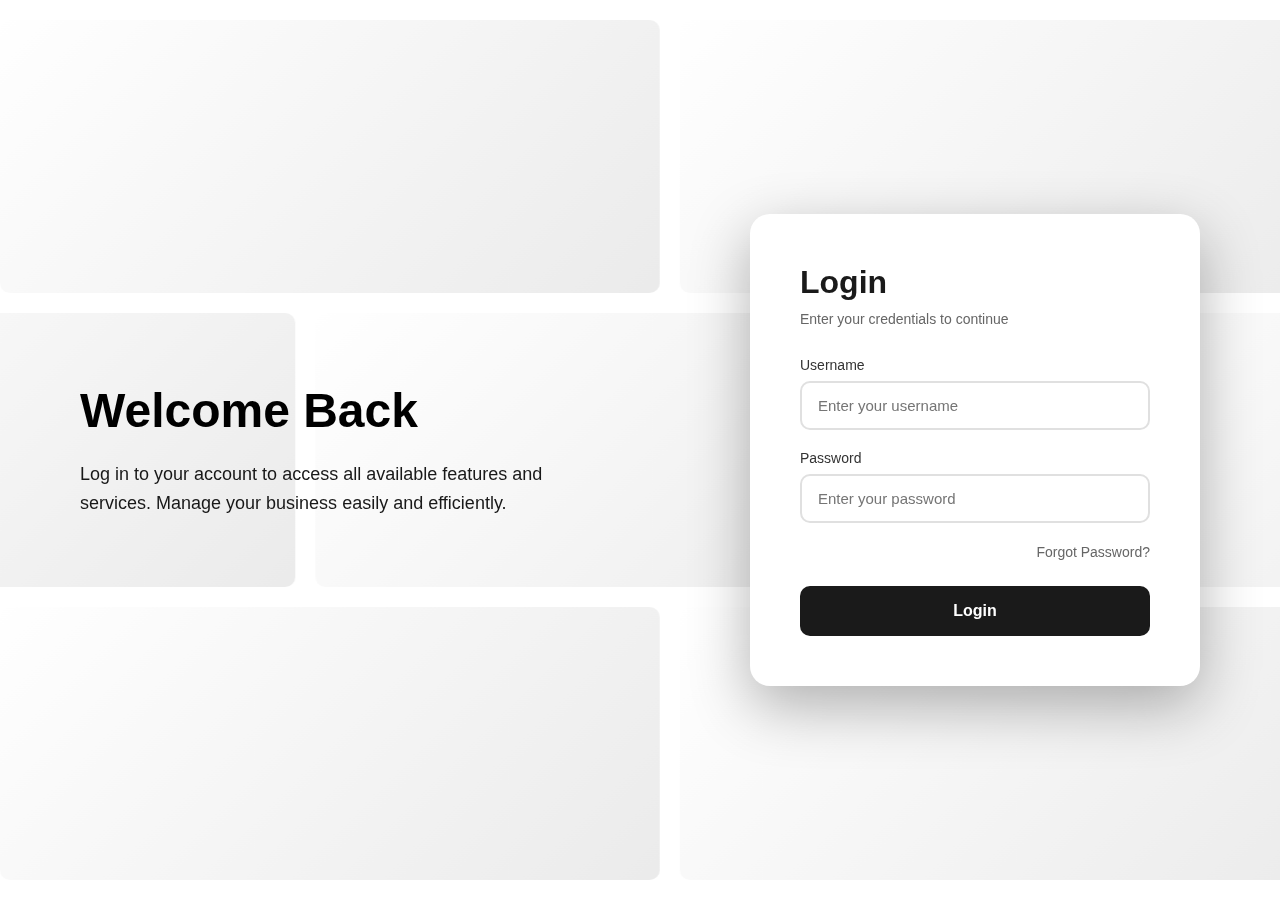
<file: index.html>
<!DOCTYPE html>
<html>
  <head>
    <meta http-equiv="refresh" content="0; URL='login.html'" />
    <title>Redirecting...</title>
  </head>
  <body>
    <p>If you are not redirected automatically, follow this <a href="login.html">link to Login</a>.</p>
  </body>
</html>
</file>
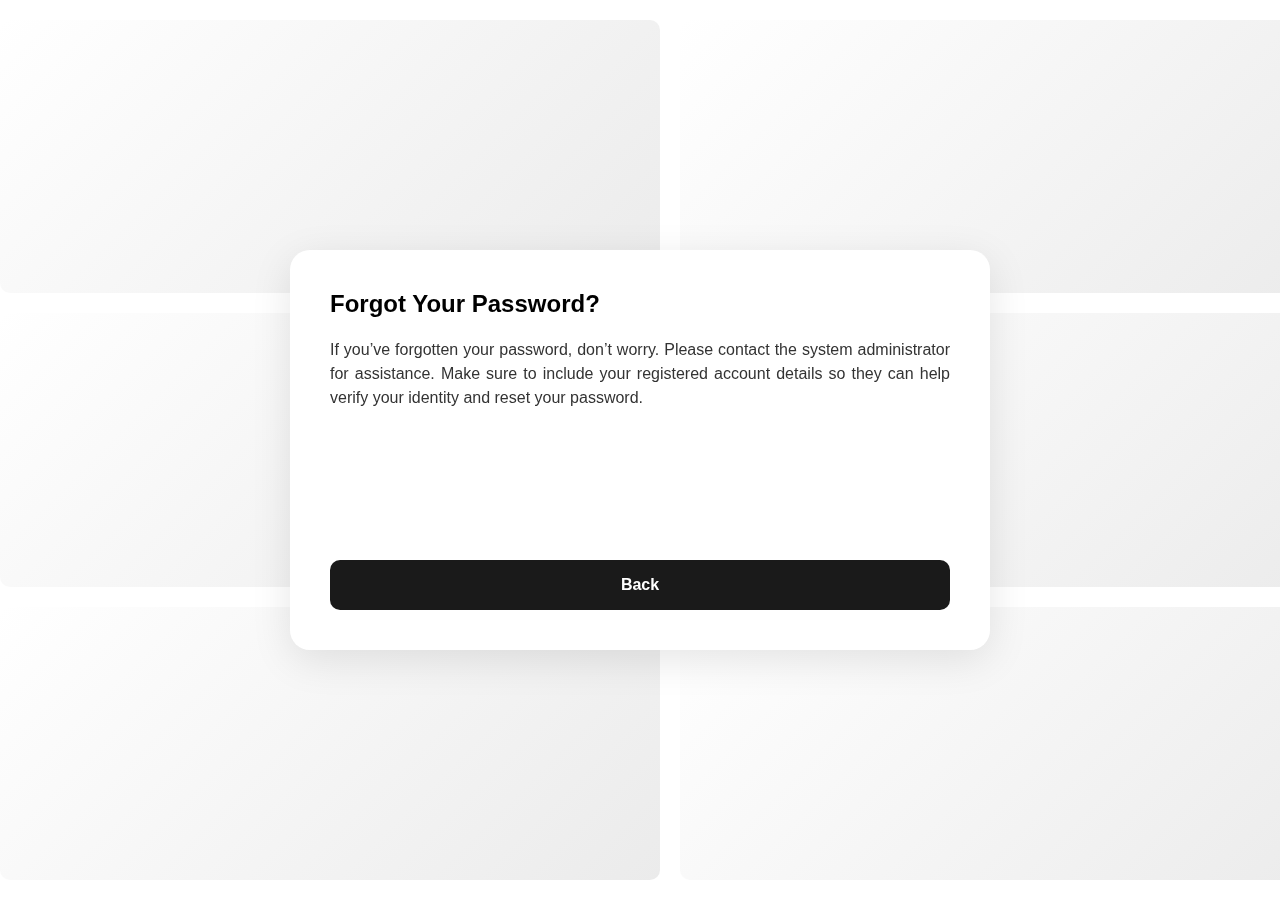
<file: forget_password.html>
<!DOCTYPE html>
<html lang="en">

<head>
    <meta charset="UTF-8">
    <meta name="viewport" content="width=device-width, initial-scale=1.0">
    <title>Forgot Password</title>
    <link rel="stylesheet" href="forget_password.css">
</head>

<body>
    <!-- Background Animation -->
    <div class="background">
        <div class="bg-container" id="bgContainer"></div>
    </div>

    <!-- Main Content -->
    <div class="main-container">
        <div class="card">
            <h2>Forgot Your Password?</h2>
            <p>If you’ve forgotten your password, don’t worry. Please contact the system administrator for assistance. Make sure to include your registered account details so they can help verify your identity and reset your password.</p>

            <a href="login.html" class="back-button">Back</a>
        </div>
    </div>

    <script src="forget_password.js"></script>
</body>

</html>
</file>
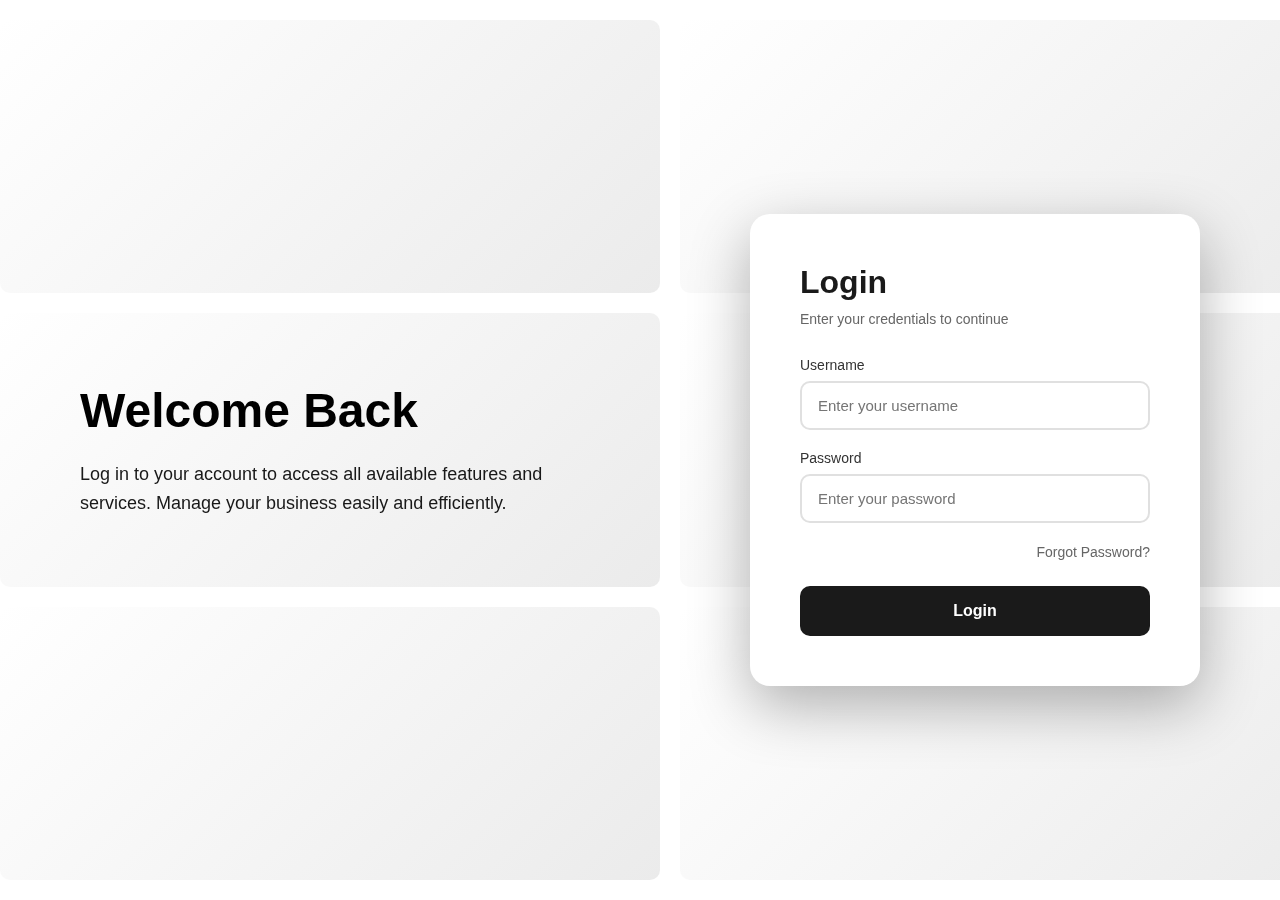
<file: login.html>
<!DOCTYPE html>
<html lang="en">

<head>
    <meta charset="UTF-8">
    <meta name="viewport" content="width=device-width, initial-scale=1.0">
    <title>Login Page</title>
    <link rel="stylesheet" href="login.css">
</head>

<body>
    <script>
        if (localStorage.getItem('theme') === 'dark') {
            document.body.classList.add('dark-mode');
        }
        if (localStorage.getItem('sidebarState') === 'minisize') {
            document.body.classList.add('preload-minisize');
        }
    </script>
    <!-- Background Animation -->
    <div class="background">
        <div class="bg-container" id="bgContainer"></div>
    </div>

    <!-- Main Content -->
    <div class="main-content">
        <!-- Info Section -->
        <div class="info-section">
            <h1>Welcome Back</h1>
            <p>Log in to your account to access all available features and services. Manage your business easily and efficiently.</p>
        </div>

        <!-- Login Section -->
        <div class="login-section">
            <h2>Login</h2>
            <p class="subtitle">Enter your credentials to continue</p>

            <form id="loginForm">
                <div class="form-group">
                    <label for="username">Username</label>
                    <input type="text" id="username" placeholder="Enter your username" required>
                    <div class="error-message" id="usernameError"></div>
                </div>

                <div class="form-group">
                    <label for="password">Password</label>
                    <input type="password" id="password" placeholder="Enter your password" required>
                    <div class="error-message" id="passwordError"></div>
                </div>

                <div class="error-message general-error" id="generalError"></div>

                <div class="forgot-password">
                    <a href="forget_password.html">Forgot Password?</a>
                </div>

                <button type="submit" class="login-button">Login</button>
            </form>
        </div>
    </div>

    <script src="login.js"></script>
</body>

</html>
</file>
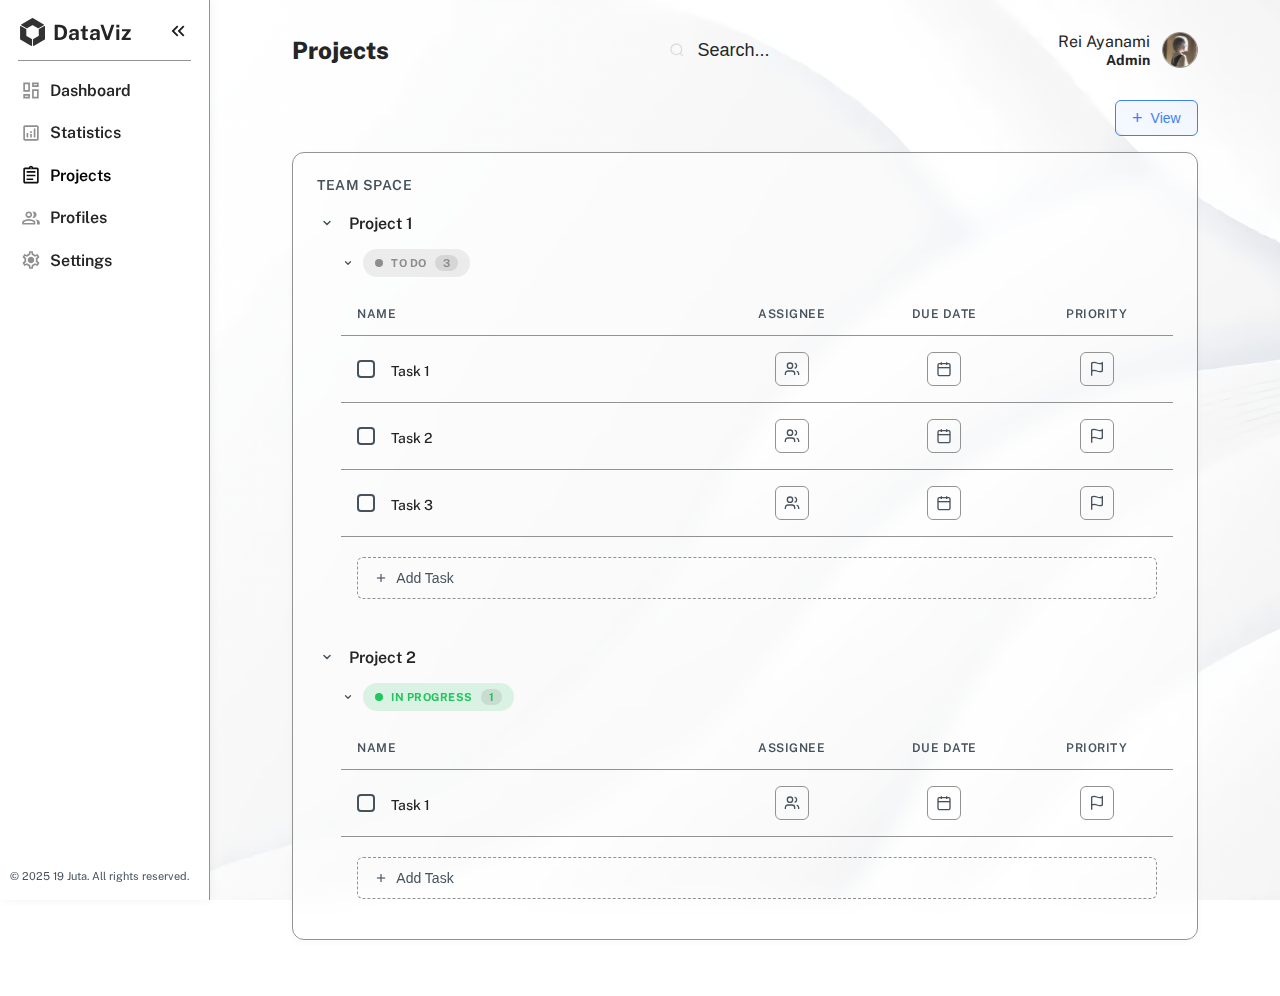
<file: projects.html>
<!DOCTYPE html>
<html lang="en">

<head>
    <meta charset="UTF-8">
    <meta name="viewport" content="width=device-width, initial-scale=1.0">
    <title>Projects - DataViz</title>
    <link rel="stylesheet" href="styeles.css">
    <link rel="stylesheet" href="projects.css">
</head>

<body>
    <script>
        if (localStorage.getItem('theme') === 'dark') {
            document.body.classList.add('dark-mode');
        }
        if (localStorage.getItem('sidebarState') === 'minisize') {
            document.body.classList.add('preload-minisize');
        }
    </script>
    <!-- ===== SIDEBAR NAV ===== -->
    <nav class="sidebar" id="sidebar">
        <!-- logo -->
        <div class="logo">
            <img class="logo_img" src="assets/logo/Logo.svg">
            <h1>DataViz</h1>
        </div>

        <!-- resize button -->
        <button class="nav_button" id="sidebar_toggle">
            <img src="assets/icons/keyboard_double_arrow_left_24dp_8F8F8F_FILL0_wght400_GRAD0_opsz24.svg" alt="resize">
            <div class="tooltip">
                <span class="tooltip_text">resize navigation</span>
            </div>
        </button>


        <!-- line -->
        <div class="line horizontal"></div>

        <!-- nav -->
        <!-- Dashboard -->
        <a href="dashboard.html" class="nav_button"><img
                src="assets/icons/dashboard_16dp_8F8F8F_FILL0_wght400_GRAD0_opsz20.svg">
            <span>Dashboard</span>
            <div class="tooltip">
                <strong class="tooltip_title">Dashboard</strong>
                <span class="tooltip_text">summary of information and analysis</span>
            </div>
        </a>

        <!-- Statistic -->
        <a href="statistics.html" class="nav_button"><img
                src="assets/icons/analytics_16dp_8F8F8F_FILL0_wght400_GRAD0_opsz20.svg">
            <span>Statistics</span>
            <div class="tooltip">
                <strong class="tooltip_title">Statistics</strong>
                <span class="tooltip_text">all project statistics</span>
            </div>
        </a>

        <!-- Project -->
        <a href="projects.html" class="nav_button current_page"><img
                src="assets/icons/assignment_16dp_8F8F8F_FILL0_wght400_GRAD0_opsz20.svg">
            <span>Projects</span>
            <div class="tooltip">
                <strong class="tooltip_title">Projects</strong>
                <span class="tooltip_text">view and edit projects</span>
            </div>
        </a>

        <!-- Profiles -->
        <a href="profiles.html" class="nav_button"><img
                src="assets/icons/group_16dp_8F8F8F_FILL0_wght400_GRAD0_opsz20.svg">
            <span>Profiles</span>
            <div class="tooltip">
                <strong class="tooltip_title">Profiles</strong>
                <span class="tooltip_text">view other profiles</span>
            </div>
        </a>

        <!-- Settings -->
        <a href="settings.html" class="nav_button"><img
                src="assets/icons/settings_16dp_8F8F8F_FILL0_wght400_GRAD0_opsz20.svg">
            <span>Settings</span>
            <div class="tooltip">
                <strong class="tooltip_title">Settings</strong>
                <span class="tooltip_text">edit preferences and Configuration</span>
            </div>
        </a>

        <footer>
            &copy; 2025 19 Juta. All rights reserved.
        </footer>
    </nav>

    <!-- ===== MAIN ===== -->
    <main>

        <!-- ===== HEADER ===== -->
        <header class="container">
            <div class="title">Projects</div>

            <div class="search-container">
                <div class="search">
                    <img src="data:image/svg+xml,%3Csvg xmlns='http://www.w3.org/2000/svg' viewBox='0 0 24 24' fill='none' stroke='%23bebebe' stroke-width='2'%3E%3Ccircle cx='11' cy='11' r='8'/%3E%3Cpath d='m21 21-4.35-4.35'/%3E%3C/svg%3E"
                        alt="search">
                    <input type="text" placeholder="Search..." id="searchInput">
                </div>
                <div class="search-dropdown" id="searchDropdown"></div>
            </div>

            <div class="my_profile">
                <div class="my_name">Rei Ayanami</div>
                <div class="my_role">Admin</div>
                <div class="my_picture"><img src="assets/Rei-Ayanami.webp"></div>
            </div>
        </header>

        <!-- ===== CONTENT ===== -->
        <section class="project_content">
            <!-- View Button -->
            <div class="view_controls">
                <button class="view_btn active">
                    <span>+</span> View
                </button>
            </div>

            <!-- Team Space Container -->
            <div class="team_space_container">
                <div class="team_space_header">Team Space</div>

                <!-- Project 1 -->
                <div class="project_section">
                    <div class="project_header">
                        <button class="collapse_btn">
                            <svg width="12" height="12" viewBox="0 0 12 12" fill="none">
                                <path d="M3 4.5L6 7.5L9 4.5" stroke="currentColor" stroke-width="1.5"
                                    stroke-linecap="round" stroke-linejoin="round" />
                            </svg>
                        </button>
                        <span class="project_title">Project 1</span>
                    </div>

                    <div class="project_body">
                        <!-- Status Badge -->
                        <div class="status_section">
                            <button class="collapse_btn small">
                                <svg width="10" height="10" viewBox="0 0 12 12" fill="none">
                                    <path d="M3 4.5L6 7.5L9 4.5" stroke="currentColor" stroke-width="1.5"
                                        stroke-linecap="round" stroke-linejoin="round" />
                                </svg>
                            </button>
                            <div class="status_badge todo">
                                <span class="status_dot"></span>
                                <span>TO DO</span>
                                <span class="task_count">3</span>
                            </div>
                        </div>

                        <!-- Task Table -->
                        <table class="task_table">
                            <thead>
                                <tr>
                                    <th>Name</th>
                                    <th>Assignee</th>
                                    <th>Due date</th>
                                    <th>Priority</th>
                                </tr>
                            </thead>
                            <tbody>
                                <tr class="task_row">
                                    <td>
                                        <input type="checkbox" class="task_checkbox">
                                        <span>Task 1</span>
                                    </td>
                                    <td>
                                        <button class="icon_btn assignee_btn">
                                            <svg width="16" height="16" viewBox="0 0 24 24" fill="none"
                                                stroke="currentColor" stroke-width="2">
                                                <path d="M16 21v-2a4 4 0 0 0-4-4H6a4 4 0 0 0-4 4v2" />
                                                <circle cx="9" cy="7" r="4" />
                                                <path d="M22 21v-2a4 4 0 0 0-3-3.87" />
                                                <path d="M16 3.13a4 4 0 0 1 0 7.75" />
                                            </svg>
                                        </button>
                                    </td>
                                    <td>
                                        <button class="icon_btn date_btn">
                                            <svg width="16" height="16" viewBox="0 0 24 24" fill="none"
                                                stroke="currentColor" stroke-width="2">
                                                <rect x="3" y="4" width="18" height="18" rx="2" ry="2" />
                                                <line x1="16" y1="2" x2="16" y2="6" />
                                                <line x1="8" y1="2" x2="8" y2="6" />
                                                <line x1="3" y1="10" x2="21" y2="10" />
                                            </svg>
                                        </button>
                                    </td>
                                    <td>
                                        <button class="icon_btn flag_btn">
                                            <svg width="16" height="16" viewBox="0 0 24 24" fill="none"
                                                stroke="currentColor" stroke-width="2">
                                                <path d="M4 15s1-1 4-1 5 2 8 2 4-1 4-1V3s-1 1-4 1-5-2-8-2-4 1-4 1z" />
                                                <line x1="4" y1="22" x2="4" y2="15" />
                                            </svg>
                                        </button>
                                    </td>
                                </tr>
                                <tr class="task_row">
                                    <td>
                                        <input type="checkbox" class="task_checkbox">
                                        <span>Task 2</span>
                                    </td>
                                    <td>
                                        <button class="icon_btn assignee_btn">
                                            <svg width="16" height="16" viewBox="0 0 24 24" fill="none"
                                                stroke="currentColor" stroke-width="2">
                                                <path d="M16 21v-2a4 4 0 0 0-4-4H6a4 4 0 0 0-4 4v2" />
                                                <circle cx="9" cy="7" r="4" />
                                                <path d="M22 21v-2a4 4 0 0 0-3-3.87" />
                                                <path d="M16 3.13a4 4 0 0 1 0 7.75" />
                                            </svg>
                                        </button>
                                    </td>
                                    <td>
                                        <button class="icon_btn date_btn">
                                            <svg width="16" height="16" viewBox="0 0 24 24" fill="none"
                                                stroke="currentColor" stroke-width="2">
                                                <rect x="3" y="4" width="18" height="18" rx="2" ry="2" />
                                                <line x1="16" y1="2" x2="16" y2="6" />
                                                <line x1="8" y1="2" x2="8" y2="6" />
                                                <line x1="3" y1="10" x2="21" y2="10" />
                                            </svg>
                                        </button>
                                    </td>
                                    <td>
                                        <button class="icon_btn flag_btn">
                                            <svg width="16" height="16" viewBox="0 0 24 24" fill="none"
                                                stroke="currentColor" stroke-width="2">
                                                <path d="M4 15s1-1 4-1 5 2 8 2 4-1 4-1V3s-1 1-4 1-5-2-8-2-4 1-4 1z" />
                                                <line x1="4" y1="22" x2="4" y2="15" />
                                            </svg>
                                        </button>
                                    </td>
                                </tr>
                                <tr class="task_row">
                                    <td>
                                        <input type="checkbox" class="task_checkbox">
                                        <span>Task 3</span>
                                    </td>
                                    <td>
                                        <button class="icon_btn assignee_btn">
                                            <svg width="16" height="16" viewBox="0 0 24 24" fill="none"
                                                stroke="currentColor" stroke-width="2">
                                                <path d="M16 21v-2a4 4 0 0 0-4-4H6a4 4 0 0 0-4 4v2" />
                                                <circle cx="9" cy="7" r="4" />
                                                <path d="M22 21v-2a4 4 0 0 0-3-3.87" />
                                                <path d="M16 3.13a4 4 0 0 1 0 7.75" />
                                            </svg>
                                        </button>
                                    </td>
                                    <td>
                                        <button class="icon_btn date_btn">
                                            <svg width="16" height="16" viewBox="0 0 24 24" fill="none"
                                                stroke="currentColor" stroke-width="2">
                                                <rect x="3" y="4" width="18" height="18" rx="2" ry="2" />
                                                <line x1="16" y1="2" x2="16" y2="6" />
                                                <line x1="8" y1="2" x2="8" y2="6" />
                                                <line x1="3" y1="10" x2="21" y2="10" />
                                            </svg>
                                        </button>
                                    </td>
                                    <td>
                                        <button class="icon_btn flag_btn">
                                            <svg width="16" height="16" viewBox="0 0 24 24" fill="none"
                                                stroke="currentColor" stroke-width="2">
                                                <path d="M4 15s1-1 4-1 5 2 8 2 4-1 4-1V3s-1 1-4 1-5-2-8-2-4 1-4 1z" />
                                                <line x1="4" y1="22" x2="4" y2="15" />
                                            </svg>
                                        </button>
                                    </td>
                                </tr>
                                <tr class="add_task_row">
                                    <td colspan="4">
                                        <button class="add_task_btn">
                                            <svg width="14" height="14" viewBox="0 0 24 24" fill="none"
                                                stroke="currentColor" stroke-width="2">
                                                <line x1="12" y1="5" x2="12" y2="19" />
                                                <line x1="5" y1="12" x2="19" y2="12" />
                                            </svg>
                                            <span>Add Task</span>
                                        </button>
                                    </td>
                                </tr>
                            </tbody>
                        </table>
                    </div>
                </div>

                <!-- Project 2 -->
                <div class="project_section">
                    <div class="project_header">
                        <button class="collapse_btn">
                            <svg width="12" height="12" viewBox="0 0 12 12" fill="none">
                                <path d="M3 4.5L6 7.5L9 4.5" stroke="currentColor" stroke-width="1.5"
                                    stroke-linecap="round" stroke-linejoin="round" />
                            </svg>
                        </button>
                        <span class="project_title">Project 2</span>
                    </div>

                    <div class="project_body">
                        <!-- Status Badge -->
                        <div class="status_section">
                            <button class="collapse_btn small">
                                <svg width="10" height="10" viewBox="0 0 12 12" fill="none">
                                    <path d="M3 4.5L6 7.5L9 4.5" stroke="currentColor" stroke-width="1.5"
                                        stroke-linecap="round" stroke-linejoin="round" />
                                </svg>
                            </button>
                            <div class="status_badge in_progress">
                                <span class="status_dot"></span>
                                <span>IN PROGRESS</span>
                                <span class="task_count">1</span>
                            </div>
                        </div>

                        <!-- Task Table -->
                        <table class="task_table">
                            <thead>
                                <tr>
                                    <th>Name</th>
                                    <th>Assignee</th>
                                    <th>Due date</th>
                                    <th>Priority</th>
                                </tr>
                            </thead>
                            <tbody>
                                <tr class="task_row">
                                    <td>
                                        <input type="checkbox" class="task_checkbox">
                                        <span>Task 1</span>
                                    </td>
                                    <td>
                                        <button class="icon_btn assignee_btn">
                                            <svg width="16" height="16" viewBox="0 0 24 24" fill="none"
                                                stroke="currentColor" stroke-width="2">
                                                <path d="M16 21v-2a4 4 0 0 0-4-4H6a4 4 0 0 0-4 4v2" />
                                                <circle cx="9" cy="7" r="4" />
                                                <path d="M22 21v-2a4 4 0 0 0-3-3.87" />
                                                <path d="M16 3.13a4 4 0 0 1 0 7.75" />
                                            </svg>
                                        </button>
                                    </td>
                                    <td>
                                        <button class="icon_btn date_btn">
                                            <svg width="16" height="16" viewBox="0 0 24 24" fill="none"
                                                stroke="currentColor" stroke-width="2">
                                                <rect x="3" y="4" width="18" height="18" rx="2" ry="2" />
                                                <line x1="16" y1="2" x2="16" y2="6" />
                                                <line x1="8" y1="2" x2="8" y2="6" />
                                                <line x1="3" y1="10" x2="21" y2="10" />
                                            </svg>
                                        </button>
                                    </td>
                                    <td>
                                        <button class="icon_btn flag_btn">
                                            <svg width="16" height="16" viewBox="0 0 24 24" fill="none"
                                                stroke="currentColor" stroke-width="2">
                                                <path d="M4 15s1-1 4-1 5 2 8 2 4-1 4-1V3s-1 1-4 1-5-2-8-2-4 1-4 1z" />
                                                <line x1="4" y1="22" x2="4" y2="15" />
                                            </svg>
                                        </button>
                                    </td>
                                </tr>
                                <tr class="add_task_row">
                                    <td colspan="4">
                                        <button class="add_task_btn">
                                            <svg width="14" height="14" viewBox="0 0 24 24" fill="none"
                                                stroke="currentColor" stroke-width="2">
                                                <line x1="12" y1="5" x2="12" y2="19" />
                                                <line x1="5" y1="12" x2="19" y2="12" />
                                            </svg>
                                            <span>Add Task</span>
                                        </button>
                                    </td>
                                </tr>
                            </tbody>
                        </table>
                    </div>
                </div>

            </div>
        </section>

    </main>
    <script src="script.js"></script>
    <script src="theme.js"></script>
    <script src="projects.js"></script>

</body>

</html>
</file>
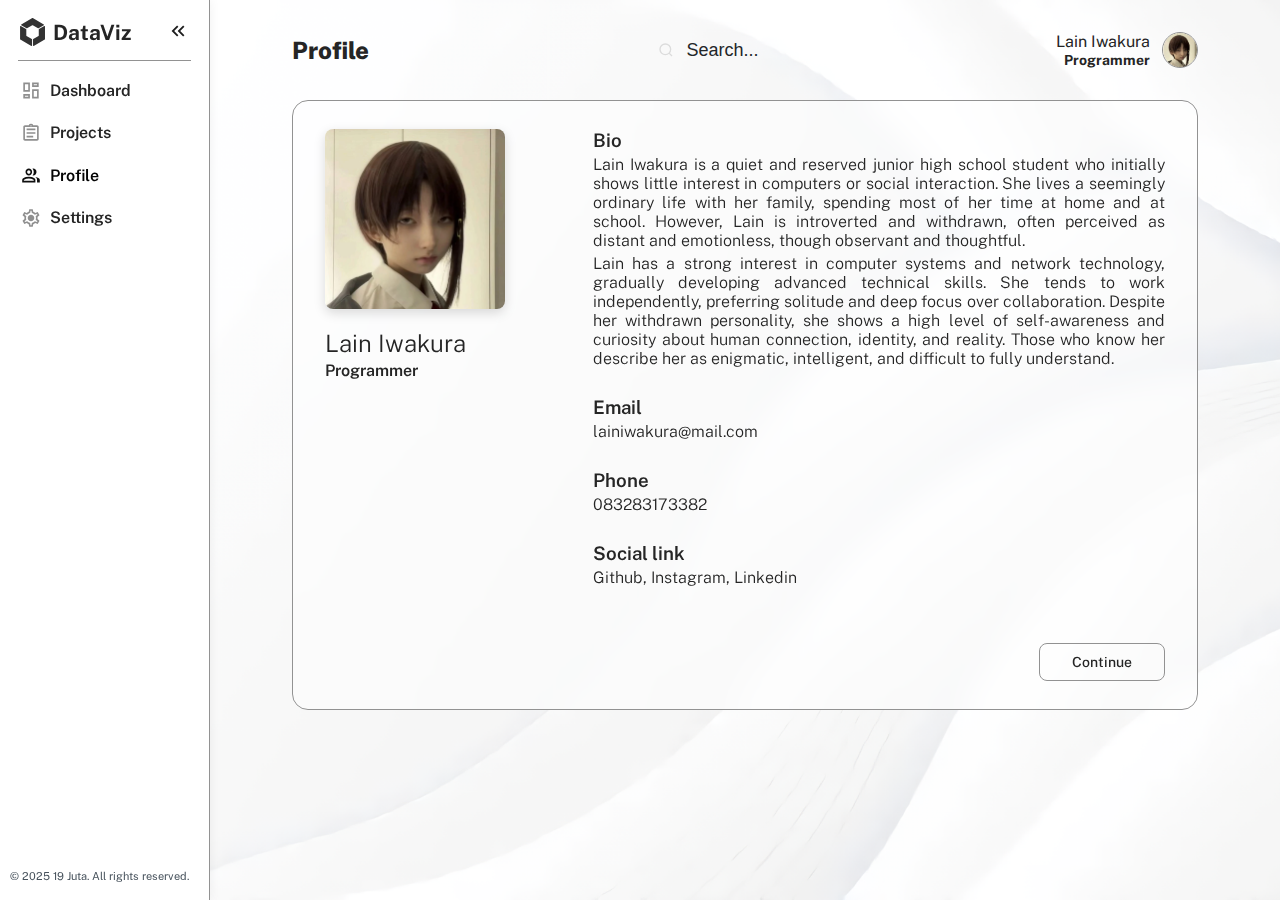
<file: user_profiles.html>
<!DOCTYPE html>
<html lang="en">

<head>
    <meta charset="UTF-8">
    <meta name="viewport" content="width=device-width, initial-scale=1.0">
    <title>Profile - DataViz</title>
    <link rel="stylesheet" href="styeles.css">
    <link rel="stylesheet" href="user_profiles.css">
</head>

<body>
    <script>
        if (localStorage.getItem('theme') === 'dark') {
            document.body.classList.add('dark-mode');
        }
        if (localStorage.getItem('sidebarState') === 'minisize') {
            document.body.classList.add('preload-minisize');
        }
    </script>
    <!-- ===== SIDEBAR NAV ===== -->
    <nav class="sidebar" id="sidebar">
        <!-- logo -->
        <div class="logo">
            <img class="logo_img" src="assets/logo/Logo.svg">
            <h1>DataViz</h1>
        </div>

        <!-- resize button -->
        <button class="nav_button" id="sidebar_toggle">
            <img src="assets/icons/keyboard_double_arrow_left_24dp_8F8F8F_FILL0_wght400_GRAD0_opsz24.svg" alt="resize">
            <div class="tooltip">
                <span class="tooltip_text">resize navigation</span>
            </div>
        </button>


        <!-- line -->
        <div class="line horizontal"></div>

        <!-- nav -->
        <!-- Dashboard -->
        <a href="user_dashboard.html" class="nav_button"><img
                src="assets/icons/dashboard_16dp_8F8F8F_FILL0_wght400_GRAD0_opsz20.svg">
            <span>Dashboard</span>
            <div class="tooltip">
                <strong class="tooltip_title">Dashboard</strong>
                <span class="tooltip_text">summary of information and analysis</span>
            </div>
        </a>

        <!-- Project -->
        <a href="user_projects.html" class="nav_button"><img
                src="assets/icons/assignment_16dp_8F8F8F_FILL0_wght400_GRAD0_opsz20.svg">
            <span>Projects</span>
            <div class="tooltip">
                <strong class="tooltip_title">Projects</strong>
                <span class="tooltip_text">view and edit projects</span>
            </div>
        </a>

        <!-- Profiles -->
        <a href="user_profiles.html" class="nav_button current_page"><img
                src="assets/icons/group_16dp_8F8F8F_FILL0_wght400_GRAD0_opsz20.svg">
            <span>Profile</span>
            <div class="tooltip">
                <strong class="tooltip_title">Profile</strong>
                <span class="tooltip_text">view other profiles</span>
            </div>
        </a>

        <!-- Settings -->
        <a href="user_settings.html" class="nav_button"><img
                src="assets/icons/settings_16dp_8F8F8F_FILL0_wght400_GRAD0_opsz20.svg">
            <span>Settings</span>
            <div class="tooltip">
                <strong class="tooltip_title">Settings</strong>
                <span class="tooltip_text">edit preferences and Configuration</span>
            </div>
        </a>

        <footer>
            &copy; 2025 19 Juta. All rights reserved.
        </footer>
    </nav>

    <!-- ===== MAIN ===== -->
    <main>

        <!-- ===== HEADER ===== -->
        <header class="container">
            <div class="title">Profile</div>

            <div class="search-container">
                <div class="search">
                    <img src="data:image/svg+xml,%3Csvg xmlns='http://www.w3.org/2000/svg' viewBox='0 0 24 24' fill='none' stroke='%23bebebe' stroke-width='2'%3E%3Ccircle cx='11' cy='11' r='8'/%3E%3Cpath d='m21 21-4.35-4.35'/%3E%3C/svg%3E"
                        alt="search">
                    <input type="text" placeholder="Search..." id="searchInput">
                </div>
                <div class="search-dropdown" id="searchDropdown"></div>
            </div>

            <div class="my_profile">
                <div class="my_name">Lain Iwakura</div>
                <div class="my_role">Programmer</div>
                <div class="my_picture"><img src="assets/Lain-Iwakura.webp"></div>
            </div>
        </header>

        <!-- ===== CONTENT ===== -->
        <section class="profiles-container">
            <div class="profile-card">
                <div class="profile-left">
                    <div class="profile-photo">
                        <img src="assets/Lain-Iwakura.webp" alt="Lain Iwakura">
                    </div>
                    <h2 class="profile-name">Lain Iwakura</h2>
                    <p class="profile-role">Programmer</p>
                </div>

                <div class="profile-right">
                    <div class="profile-contact">
                        <div class="contact-item">
                            <h3 class="contact-label">Bio</h3>
                            <p class="contact-value">Lain Iwakura is a quiet and reserved junior high school student who
                                initially shows little interest in computers or social interaction. She lives a
                                seemingly ordinary life with her family, spending most of her time at home and at
                                school. However, Lain is introverted and withdrawn, often perceived as distant and
                                emotionless, though observant and thoughtful.</p>
                            <p class="contact-value">Lain has a strong interest in computer systems and network
                                technology, gradually developing advanced technical skills. She tends to work
                                independently, preferring solitude and deep focus over collaboration. Despite her
                                withdrawn personality, she shows a high level of self-awareness and curiosity about
                                human connection, identity, and reality. Those who know her describe her as enigmatic,
                                intelligent, and difficult to fully understand.</p>
                        </div>
                        <div class="contact-item">
                            <h3 class="contact-label">Email</h3>
                            <p class="contact-value">lainiwakura@mail.com</p>
                        </div>
                        <div class="contact-item">
                            <h3 class="contact-label">Phone</h3>
                            <p class="contact-value">083283173382</p>
                        </div>
                        <div class="contact-item">
                            <h3 class="contact-label">Social link</h3>
                            <p class="contact-value">Github, Instagram, Linkedin</p>
                        </div>
                    </div>

                    <div class="profile-actions">
                        <button class="continue-btn"
                            onclick="window.location.href='user_settings.html'">Continue</button>
                    </div>
                </div>
            </div>
        </section>

    </main>
    <script src="script.js"></script>
    <script src="theme.js"></script>



</body>

</html>
</file>
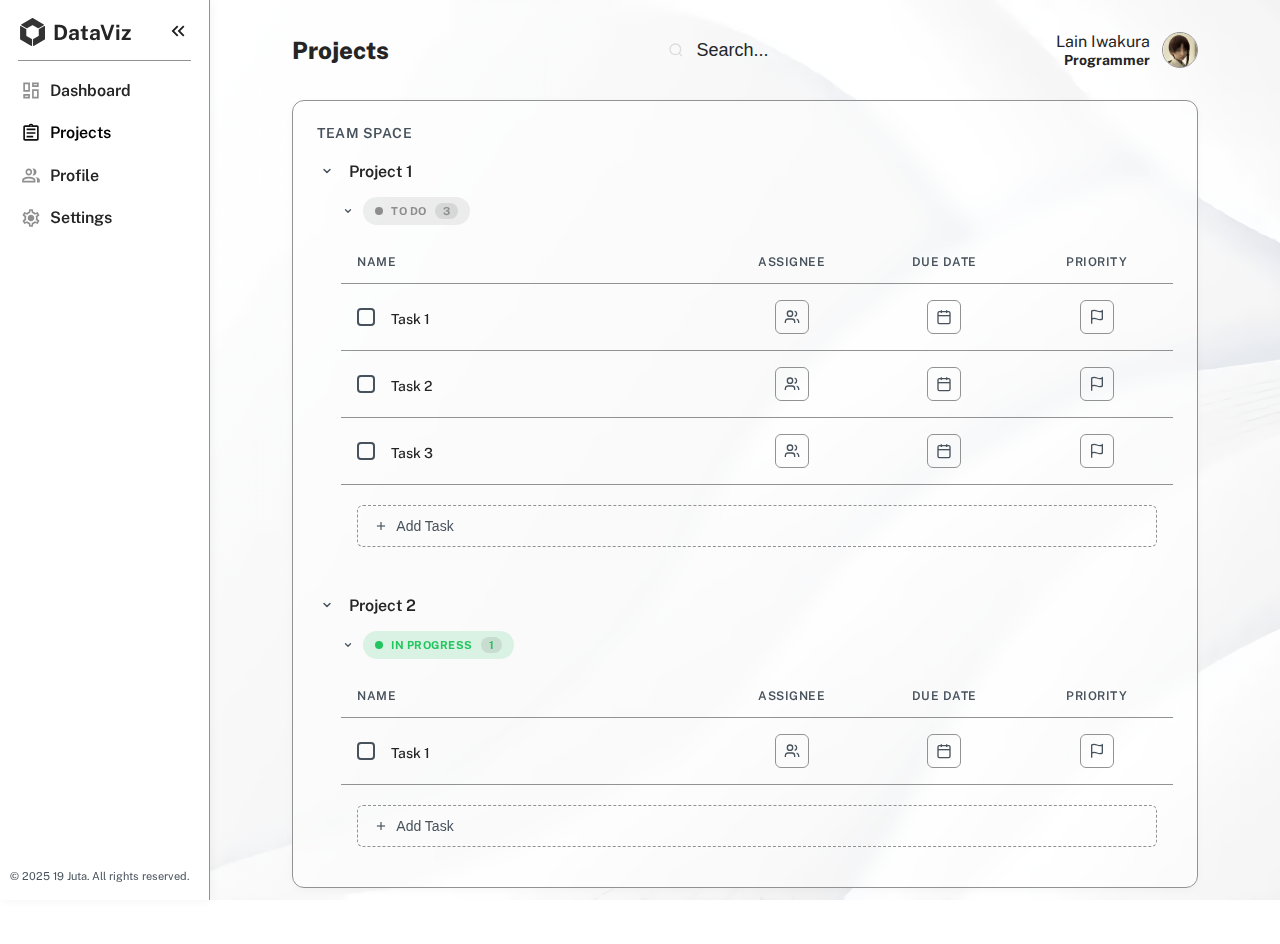
<file: user_projects.html>
<!DOCTYPE html>
<html lang="en">

<head>
    <meta charset="UTF-8">
    <meta name="viewport" content="width=device-width, initial-scale=1.0">
    <title>Projects - DataViz</title>
    <link rel="stylesheet" href="styeles.css">
    <link rel="stylesheet" href="projects.css">
</head>

<body>
    <script>
        if (localStorage.getItem('theme') === 'dark') {
            document.body.classList.add('dark-mode');
        }
        if (localStorage.getItem('sidebarState') === 'minisize') {
            document.body.classList.add('preload-minisize');
        }
    </script>
    <!-- ===== SIDEBAR NAV ===== -->
    <nav class="sidebar" id="sidebar">
        <!-- logo -->
        <div class="logo">
            <img class="logo_img" src="assets/logo/Logo.svg">
            <h1>DataViz</h1>
        </div>

        <!-- resize button -->
        <button class="nav_button" id="sidebar_toggle">
            <img src="assets/icons/keyboard_double_arrow_left_24dp_8F8F8F_FILL0_wght400_GRAD0_opsz24.svg" alt="resize">
            <div class="tooltip">
                <span class="tooltip_text">resize navigation</span>
            </div>
        </button>


        <!-- line -->
        <div class="line horizontal"></div>

        <!-- nav -->
        <!-- Dashboard -->
        <a href="user_dashboard.html" class="nav_button"><img
                src="assets/icons/dashboard_16dp_8F8F8F_FILL0_wght400_GRAD0_opsz20.svg">
            <span>Dashboard</span>
            <div class="tooltip">
                <strong class="tooltip_title">Dashboard</strong>
                <span class="tooltip_text">summary of information and analysis</span>
            </div>
        </a>

        <!-- Project -->
        <a href="user_projects.html" class="nav_button current_page"><img
                src="assets/icons/assignment_16dp_8F8F8F_FILL0_wght400_GRAD0_opsz20.svg">
            <span>Projects</span>
            <div class="tooltip">
                <strong class="tooltip_title">Projects</strong>
                <span class="tooltip_text">view and edit projects</span>
            </div>
        </a>

        <!-- Profiles -->
        <a href="user_profiles.html" class="nav_button"><img
                src="assets/icons/group_16dp_8F8F8F_FILL0_wght400_GRAD0_opsz20.svg">
            <span>Profile</span>
            <div class="tooltip">
                <strong class="tooltip_title">Profile</strong>
                <span class="tooltip_text">view other profile</span>
            </div>
        </a>

        <!-- Settings -->
        <a href="user_settings.html" class="nav_button"><img
                src="assets/icons/settings_16dp_8F8F8F_FILL0_wght400_GRAD0_opsz20.svg">
            <span>Settings</span>
            <div class="tooltip">
                <strong class="tooltip_title">Settings</strong>
                <span class="tooltip_text">edit preferences and Configuration</span>
            </div>
        </a>

        <footer>
            &copy; 2025 19 Juta. All rights reserved.
        </footer>
    </nav>

    <!-- ===== MAIN ===== -->
    <main>

        <!-- ===== HEADER ===== -->
        <header class="container">
            <div class="title">Projects</div>

            <div class="search-container">
                <div class="search">
                    <img src="data:image/svg+xml,%3Csvg xmlns='http://www.w3.org/2000/svg' viewBox='0 0 24 24' fill='none' stroke='%23bebebe' stroke-width='2'%3E%3Ccircle cx='11' cy='11' r='8'/%3E%3Cpath d='m21 21-4.35-4.35'/%3E%3C/svg%3E"
                        alt="search">
                    <input type="text" placeholder="Search..." id="searchInput">
                </div>
                <div class="search-dropdown" id="searchDropdown"></div>
            </div>

            <div class="my_profile">
                <div class="my_name">Lain Iwakura</div>
                <div class="my_role">Programmer</div>
                <div class="my_picture"><img src="assets/Lain-Iwakura.webp"></div>
            </div>
        </header>

        <!-- ===== CONTENT ===== -->
        <section class="project_content">

            <!-- Team Space Container -->
            <div class="team_space_container">
                <div class="team_space_header">Team Space</div>

                <!-- Project 1 -->
                <div class="project_section">
                    <div class="project_header">
                        <button class="collapse_btn">
                            <svg width="12" height="12" viewBox="0 0 12 12" fill="none">
                                <path d="M3 4.5L6 7.5L9 4.5" stroke="currentColor" stroke-width="1.5"
                                    stroke-linecap="round" stroke-linejoin="round" />
                            </svg>
                        </button>
                        <span class="project_title">Project 1</span>
                    </div>

                    <div class="project_body">
                        <!-- Status Badge -->
                        <div class="status_section">
                            <button class="collapse_btn small">
                                <svg width="10" height="10" viewBox="0 0 12 12" fill="none">
                                    <path d="M3 4.5L6 7.5L9 4.5" stroke="currentColor" stroke-width="1.5"
                                        stroke-linecap="round" stroke-linejoin="round" />
                                </svg>
                            </button>
                            <div class="status_badge todo">
                                <span class="status_dot"></span>
                                <span>TO DO</span>
                                <span class="task_count">3</span>
                            </div>
                        </div>

                        <!-- Task Table -->
                        <table class="task_table">
                            <thead>
                                <tr>
                                    <th>Name</th>
                                    <th>Assignee</th>
                                    <th>Due date</th>
                                    <th>Priority</th>
                                </tr>
                            </thead>
                            <tbody>
                                <tr class="task_row">
                                    <td>
                                        <input type="checkbox" class="task_checkbox">
                                        <span>Task 1</span>
                                    </td>
                                    <td>
                                        <button class="icon_btn assignee_btn">
                                            <svg width="16" height="16" viewBox="0 0 24 24" fill="none"
                                                stroke="currentColor" stroke-width="2">
                                                <path d="M16 21v-2a4 4 0 0 0-4-4H6a4 4 0 0 0-4 4v2" />
                                                <circle cx="9" cy="7" r="4" />
                                                <path d="M22 21v-2a4 4 0 0 0-3-3.87" />
                                                <path d="M16 3.13a4 4 0 0 1 0 7.75" />
                                            </svg>
                                        </button>
                                    </td>
                                    <td>
                                        <button class="icon_btn date_btn">
                                            <svg width="16" height="16" viewBox="0 0 24 24" fill="none"
                                                stroke="currentColor" stroke-width="2">
                                                <rect x="3" y="4" width="18" height="18" rx="2" ry="2" />
                                                <line x1="16" y1="2" x2="16" y2="6" />
                                                <line x1="8" y1="2" x2="8" y2="6" />
                                                <line x1="3" y1="10" x2="21" y2="10" />
                                            </svg>
                                        </button>
                                    </td>
                                    <td>
                                        <button class="icon_btn flag_btn">
                                            <svg width="16" height="16" viewBox="0 0 24 24" fill="none"
                                                stroke="currentColor" stroke-width="2">
                                                <path d="M4 15s1-1 4-1 5 2 8 2 4-1 4-1V3s-1 1-4 1-5-2-8-2-4 1-4 1z" />
                                                <line x1="4" y1="22" x2="4" y2="15" />
                                            </svg>
                                        </button>
                                    </td>
                                </tr>
                                <tr class="task_row">
                                    <td>
                                        <input type="checkbox" class="task_checkbox">
                                        <span>Task 2</span>
                                    </td>
                                    <td>
                                        <button class="icon_btn assignee_btn">
                                            <svg width="16" height="16" viewBox="0 0 24 24" fill="none"
                                                stroke="currentColor" stroke-width="2">
                                                <path d="M16 21v-2a4 4 0 0 0-4-4H6a4 4 0 0 0-4 4v2" />
                                                <circle cx="9" cy="7" r="4" />
                                                <path d="M22 21v-2a4 4 0 0 0-3-3.87" />
                                                <path d="M16 3.13a4 4 0 0 1 0 7.75" />
                                            </svg>
                                        </button>
                                    </td>
                                    <td>
                                        <button class="icon_btn date_btn">
                                            <svg width="16" height="16" viewBox="0 0 24 24" fill="none"
                                                stroke="currentColor" stroke-width="2">
                                                <rect x="3" y="4" width="18" height="18" rx="2" ry="2" />
                                                <line x1="16" y1="2" x2="16" y2="6" />
                                                <line x1="8" y1="2" x2="8" y2="6" />
                                                <line x1="3" y1="10" x2="21" y2="10" />
                                            </svg>
                                        </button>
                                    </td>
                                    <td>
                                        <button class="icon_btn flag_btn">
                                            <svg width="16" height="16" viewBox="0 0 24 24" fill="none"
                                                stroke="currentColor" stroke-width="2">
                                                <path d="M4 15s1-1 4-1 5 2 8 2 4-1 4-1V3s-1 1-4 1-5-2-8-2-4 1-4 1z" />
                                                <line x1="4" y1="22" x2="4" y2="15" />
                                            </svg>
                                        </button>
                                    </td>
                                </tr>
                                <tr class="task_row">
                                    <td>
                                        <input type="checkbox" class="task_checkbox">
                                        <span>Task 3</span>
                                    </td>
                                    <td>
                                        <button class="icon_btn assignee_btn">
                                            <svg width="16" height="16" viewBox="0 0 24 24" fill="none"
                                                stroke="currentColor" stroke-width="2">
                                                <path d="M16 21v-2a4 4 0 0 0-4-4H6a4 4 0 0 0-4 4v2" />
                                                <circle cx="9" cy="7" r="4" />
                                                <path d="M22 21v-2a4 4 0 0 0-3-3.87" />
                                                <path d="M16 3.13a4 4 0 0 1 0 7.75" />
                                            </svg>
                                        </button>
                                    </td>
                                    <td>
                                        <button class="icon_btn date_btn">
                                            <svg width="16" height="16" viewBox="0 0 24 24" fill="none"
                                                stroke="currentColor" stroke-width="2">
                                                <rect x="3" y="4" width="18" height="18" rx="2" ry="2" />
                                                <line x1="16" y1="2" x2="16" y2="6" />
                                                <line x1="8" y1="2" x2="8" y2="6" />
                                                <line x1="3" y1="10" x2="21" y2="10" />
                                            </svg>
                                        </button>
                                    </td>
                                    <td>
                                        <button class="icon_btn flag_btn">
                                            <svg width="16" height="16" viewBox="0 0 24 24" fill="none"
                                                stroke="currentColor" stroke-width="2">
                                                <path d="M4 15s1-1 4-1 5 2 8 2 4-1 4-1V3s-1 1-4 1-5-2-8-2-4 1-4 1z" />
                                                <line x1="4" y1="22" x2="4" y2="15" />
                                            </svg>
                                        </button>
                                    </td>
                                </tr>
                                <tr class="add_task_row">
                                    <td colspan="4">
                                        <button class="add_task_btn">
                                            <svg width="14" height="14" viewBox="0 0 24 24" fill="none"
                                                stroke="currentColor" stroke-width="2">
                                                <line x1="12" y1="5" x2="12" y2="19" />
                                                <line x1="5" y1="12" x2="19" y2="12" />
                                            </svg>
                                            <span>Add Task</span>
                                        </button>
                                    </td>
                                </tr>
                            </tbody>
                        </table>
                    </div>
                </div>

                <!-- Project 2 -->
                <div class="project_section">
                    <div class="project_header">
                        <button class="collapse_btn">
                            <svg width="12" height="12" viewBox="0 0 12 12" fill="none">
                                <path d="M3 4.5L6 7.5L9 4.5" stroke="currentColor" stroke-width="1.5"
                                    stroke-linecap="round" stroke-linejoin="round" />
                            </svg>
                        </button>
                        <span class="project_title">Project 2</span>
                    </div>

                    <div class="project_body">
                        <!-- Status Badge -->
                        <div class="status_section">
                            <button class="collapse_btn small">
                                <svg width="10" height="10" viewBox="0 0 12 12" fill="none">
                                    <path d="M3 4.5L6 7.5L9 4.5" stroke="currentColor" stroke-width="1.5"
                                        stroke-linecap="round" stroke-linejoin="round" />
                                </svg>
                            </button>
                            <div class="status_badge in_progress">
                                <span class="status_dot"></span>
                                <span>IN PROGRESS</span>
                                <span class="task_count">1</span>
                            </div>
                        </div>

                        <!-- Task Table -->
                        <table class="task_table">
                            <thead>
                                <tr>
                                    <th>Name</th>
                                    <th>Assignee</th>
                                    <th>Due date</th>
                                    <th>Priority</th>
                                </tr>
                            </thead>
                            <tbody>
                                <tr class="task_row">
                                    <td>
                                        <input type="checkbox" class="task_checkbox">
                                        <span>Task 1</span>
                                    </td>
                                    <td>
                                        <button class="icon_btn assignee_btn">
                                            <svg width="16" height="16" viewBox="0 0 24 24" fill="none"
                                                stroke="currentColor" stroke-width="2">
                                                <path d="M16 21v-2a4 4 0 0 0-4-4H6a4 4 0 0 0-4 4v2" />
                                                <circle cx="9" cy="7" r="4" />
                                                <path d="M22 21v-2a4 4 0 0 0-3-3.87" />
                                                <path d="M16 3.13a4 4 0 0 1 0 7.75" />
                                            </svg>
                                        </button>
                                    </td>
                                    <td>
                                        <button class="icon_btn date_btn">
                                            <svg width="16" height="16" viewBox="0 0 24 24" fill="none"
                                                stroke="currentColor" stroke-width="2">
                                                <rect x="3" y="4" width="18" height="18" rx="2" ry="2" />
                                                <line x1="16" y1="2" x2="16" y2="6" />
                                                <line x1="8" y1="2" x2="8" y2="6" />
                                                <line x1="3" y1="10" x2="21" y2="10" />
                                            </svg>
                                        </button>
                                    </td>
                                    <td>
                                        <button class="icon_btn flag_btn">
                                            <svg width="16" height="16" viewBox="0 0 24 24" fill="none"
                                                stroke="currentColor" stroke-width="2">
                                                <path d="M4 15s1-1 4-1 5 2 8 2 4-1 4-1V3s-1 1-4 1-5-2-8-2-4 1-4 1z" />
                                                <line x1="4" y1="22" x2="4" y2="15" />
                                            </svg>
                                        </button>
                                    </td>
                                </tr>
                                <tr class="add_task_row">
                                    <td colspan="4">
                                        <button class="add_task_btn">
                                            <svg width="14" height="14" viewBox="0 0 24 24" fill="none"
                                                stroke="currentColor" stroke-width="2">
                                                <line x1="12" y1="5" x2="12" y2="19" />
                                                <line x1="5" y1="12" x2="19" y2="12" />
                                            </svg>
                                            <span>Add Task</span>
                                        </button>
                                    </td>
                                </tr>
                            </tbody>
                        </table>
                    </div>
                </div>

            </div>
        </section>

    </main>
    <script src="script.js"></script>
    <script src="theme.js"></script>
    <script src="projects.js"></script>

</body>

</html>
</file>
<file: forget_password.css>
* {
    margin: 0;
    padding: 0;
    box-sizing: border-box;
}

body {
    font-family: -apple-system, BlinkMacSystemFont, 'Segoe UI', Roboto, Oxygen, Ubuntu, Cantarell, sans-serif;
    overflow: hidden;
    width: 100vw;
    height: 100vh;
    position: relative;
    display: flex;
    justify-content: center;
    align-items: center;
}

/* Background Animation (Copied from login.css) */
.background {
    position: fixed;
    top: 0;
    left: 0;
    width: 100%;
    height: 100%;
    z-index: 0;
    background: #ffffff;
}

.bg-container {
    width: 100%;
    height: 100%;
    padding: 20px 0;
    display: flex;
    flex-direction: column;
    gap: 20px;
    box-sizing: border-box;
}

.grid-row {
    flex: 1;
    position: relative;
    overflow: hidden;
}

.grid-row-content {
    display: flex;
    gap: 20px;
    position: absolute;
    height: 100%;
}

/* Odd row animation (to left) */
.row-odd .grid-row-content {
    animation: slideLeft 20s linear infinite;
}

/* Even row animation (to right) */
.row-even .grid-row-content {
    animation: slideRight 20s linear infinite;
}

@keyframes slideLeft {
    0% {
        transform: translateX(0);
    }

    100% {
        transform: translateX(calc(-365px));
    }
}

@keyframes slideRight {
    0% {
        transform: translateX(calc(-365px));
    }

    100% {
        transform: translateX(0);
    }
}

.grid-item {
    min-width: 300%;
    height: 100%;
    border-radius: 10px;
    flex-shrink: 0;
    background: linear-gradient(135deg, #ffffff 0%, #ebebeb 100%);
}

/* Card Styles */
.main-container {
    position: relative;
    z-index: 10;
    width: 100%;
    height: 100%;
    display: flex;
    justify-content: center;
    align-items: center;
    padding: 20px;
    text-align: justify;
}

.card {
    background: white;
    padding: 40px;
    width: 100%;
    max-width: 700px;
    box-shadow: 0 10px 40px rgba(0, 0, 0, 0.1);
    border-radius: 20px;
    min-height: 400px;
    display: flex;
    flex-direction: column;
}

.card h2 {
    font-size: 24px;
    font-weight: 700;
    margin-bottom: 20px;
    color: #000;
}

.card p {
    font-size: 16px;
    line-height: 1.5;
    color: #333;
    margin-bottom: 20px;
    /* Reduced margin as button will push down */
}

.back-button {
    width: 100%;
    padding: 16px;
    background: #1a1a1a;
    color: white;
    border: none;
    border-radius: 10px;
    font-size: 16px;
    font-weight: 600;
    cursor: pointer;
    transition: all 0.3s ease;
    text-decoration: none;
    text-align: center;
    margin-top: auto;
}

.back-button:hover {
    background: #2d2d2d;
    transform: translateY(-2px);
    box-shadow: 0 5px 15px rgba(0, 0, 0, 0.2);
}
</file>
<file: login.css>
* {
    margin: 0;
    padding: 0;
    box-sizing: border-box;
}

body {
    font-family: -apple-system, BlinkMacSystemFont, 'Segoe UI', Roboto, Oxygen, Ubuntu, Cantarell, sans-serif;
    overflow: hidden;
    width: 100vw;
    height: 100vh;
    position: relative;
}

/* Background Animation */
.background {
    position: fixed;
    top: 0;
    left: 0;
    width: 100%;
    height: 100%;
    z-index: 0;
    background: #ffffff;
}

.bg-container {
    width: 100%;
    height: 100%;
    padding: 20px 0;
    display: flex;
    flex-direction: column;
    gap: 20px;
    box-sizing: border-box;
}

.container {
    width: 100%;
    height: 100%;
    padding: 20px 0;
    display: flex;
    flex-direction: column;
    gap: 20px;
    box-sizing: border-box;
}

.grid-row {
    flex: 1;
    position: relative;
    overflow: hidden;
}

.grid-row-content {
    display: flex;
    gap: 20px;
    position: absolute;
    height: 100%;
}

/* Odd row animation (to left) */
.row-odd .grid-row-content {
    animation: slideLeft 20s linear infinite;
}

/* Even row animation (to right) */
.row-even .grid-row-content {
    animation: slideRight 20s linear infinite;
}

@keyframes slideLeft {
    0% {
        transform: translateX(0);
    }

    100% {
        transform: translateX(calc(-365px));
    }
}

@keyframes slideRight {
    0% {
        transform: translateX(calc(-365px));
    }

    100% {
        transform: translateX(0);
    }
}

.grid-item {
    min-width: 300%;
    height: 100%;
    border-radius: 10px;
    flex-shrink: 0;
    background: linear-gradient(135deg, #ffffff 0%, #ebebeb 100%);
}

/* Main Content */
.main-content {
    position: relative;
    z-index: 1;
    width: 100%;
    height: 100%;
    display: flex;
    align-items: center;
    justify-content: space-between;
    padding: 0 80px;
}

/* Info Section */
.info-section {
    flex: 1;
    max-width: 500px;
    color: rgb(0, 0, 0);
}

.info-section h1 {
    font-size: 48px;
    font-weight: 700;
    margin-bottom: 20px;
    line-height: 1.2;
}

.info-section p {
    font-size: 18px;
    line-height: 1.6;
    color: rgba(0, 0, 0, 0.9);
}

/* Login Section */
.login-section {
    background: white;
    border-radius: 20px;
    padding: 50px;
    width: 100%;
    max-width: 450px;
    box-shadow: 0 20px 60px rgba(0, 0, 0, 0.3);
}

.login-section h2 {
    font-size: 32px;
    font-weight: 700;
    margin-bottom: 10px;
    color: #1a1a1a;
}

.login-section .subtitle {
    color: #666;
    margin-bottom: 30px;
    font-size: 14px;
}

.form-group {
    margin-bottom: 20px;
}

.form-group label {
    display: block;
    margin-bottom: 8px;
    color: #333;
    font-weight: 500;
    font-size: 14px;
}

.form-group input {
    width: 100%;
    padding: 14px 16px;
    border: 2px solid #e0e0e0;
    border-radius: 10px;
    font-size: 15px;
    transition: all 0.3s ease;
    outline: none;
}

.form-group input:focus {
    border-color: #2d2d2d;
}

.forgot-password {
    text-align: right;
    margin-bottom: 25px;
}

.forgot-password a {
    color: #666;
    text-decoration: none;
    font-size: 14px;
    transition: color 0.3s ease;
}

.forgot-password a:hover {
    color: #1a1a1a;
}

.login-button {
    width: 100%;
    padding: 16px;
    background: #1a1a1a;
    color: white;
    border: none;
    border-radius: 10px;
    font-size: 16px;
    font-weight: 600;
    cursor: pointer;
    transition: all 0.3s ease;
}

.login-button:hover {
    background: #2d2d2d;
    transform: translateY(-2px);
    box-shadow: 0 5px 15px rgba(0, 0, 0, 0.2);
}

.signup-link {
    text-align: center;
    margin-top: 25px;
    color: #666;
    font-size: 14px;
}

.signup-link a {
    color: #1a1a1a;
    text-decoration: none;
    font-weight: 600;
}

.error-message {
    color: #dc3545;
    font-size: 13px;
    margin-top: 5px;
    display: none;
}

.error-message.show {
    display: block;
}

.form-group input.error {
    border-color: #dc3545;
}

.general-error {
    text-align: left;
    margin-bottom: 15px;
    margin-top: -10px;
    /* Pull it up slightly closer to the previous field if needed, or adjust as preferred. */
}

@media (max-width: 968px) {
    .main-content {
        padding: 0 40px;
    }

    .info-section {
        display: none;
    }

    .login-section {
        margin: 0 auto;
    }
}
</file>
<file: styeles.css>
/* ===== IMPORT FONT ===== */
@font-face {
  font-family: "PublicSans";
  src: url("font/Public_Sans/PublicSans-VariableFont_wght.ttf") format("truetype");
  font-weight: 100 900;
  font-style: normal;
}

@font-face {
  font-family: "PublicSans";
  src: url("font/Public_Sans/PublicSans-Italic-VariableFont_wght.ttf") format("truetype");
  font-weight: 100 900;
  font-style: italic;
}

/* ===== COLOR VARIABLES (THEME ENGINE) ===== */
:root {
  /* --- LIGHT MODE (DEFAULT) --- */
  --bg-body: #ffffff;
  /* Background utama terang */
  --bg-sidebar: #ffffff;
  /* Sidebar putih */
  --bg-sidebar-hover: #f0f0f0;
  /* Hover menu terang */
  --bg-card: #ffffff6e;

  --text-primary: #252525;
  /* Teks utama gelap */
  --text-secondary: #47525c;
  /* Teks sekunder abu-abu */

  --box: rgba(255, 255, 255, 0.466);
  --box2: rgba(204, 204, 204, 0.171);
  --box3: rgba(255, 255, 255, 0.671);
  --box-hover: #c9c9c9;

  --border-color: #929292;
  /* Garis batas tipis */

  --search-bg: #ffffff;
  /* Search bar terang */
  --search-border: #dfe3e8;
  --search-text: #212b36;
  --search-placeholder: #232629;

  --shadow-sidebar: 1px 0 10px rgba(0, 0, 0, 0.05);
}

body.dark-mode {
  /* --- DARK MODE --- */
  --bg-body: #32353a;
  /* Fallback background gelap */
  --bg-sidebar: #232323;
  /* Sidebar gelap (sesuai kode asli Anda) */
  --bg-sidebar-hover: #444444;
  --bg-card: #212b36;

  --text-primary: #ffffff;
  --text-secondary: #a3a3a3;
  --text-nav-button: #8f8f8f;

  --box: rgba(0, 0, 0, 0.164);
  --box2: rgba(0, 0, 0, 0.336);
  --box-hover: #363636;

  --border-color: #444444;

  --search-bg: rgba(175, 175, 175, 0.24);
  /* Glassmorphism search */
  --search-border: rgba(184, 184, 184, 0.22);
  --search-text: #bebebe;
  --search-placeholder: #bebebe;

  --shadow-sidebar: none;
}

/* ===== ALL ===== */
* {
  margin: 0;
  padding: 0;
  border: 0;
  box-sizing: border-box;
}

body {
  margin: 0;
  font-family: "PublicSans", sans-serif;
  background-color: var(--bg-body);
  color: var(--text-primary);
  transition: background-color 0.3s ease, color 0.3s ease;
  min-height: 100vh;

  background-image: url(assets/backgrounds/white\ bg_waifu2x_photo_noise3_scale.webp);
  background-size: cover;
  background-repeat: no-repeat;
  background-attachment: fixed;
  background-position: center;
}

/* Menampilkan Background Gradient HANYA saat Dark Mode (opsional) 
   Jika ingin Light Mode polos, biarkan begini. */
body.dark-mode {
  background-image: url(assets/backgrounds/Background\ Gradient.webp);
  background-size: cover;
  background-repeat: no-repeat;
  background-attachment: fixed;
}

/* Disable all transitions when open page */
.no-animation * {
  transition: none !important;
  animation: none !important;
}

.hidden {
  display: none;
}

/* BOUNCE ROTATE ANIMATIONS */
@keyframes rotateBounce {
  0% {
    transform: rotate(0deg);
  }

  60% {
    transform: rotate(200deg);
  }

  80% {
    transform: rotate(170deg);
  }

  100% {
    transform: rotate(180deg);
  }
}

@keyframes rotateBounceBack {
  0% {
    transform: rotate(180deg);
  }

  60% {
    transform: rotate(-20deg);
  }

  80% {
    transform: rotate(10deg);
  }

  100% {
    transform: rotate(0deg);
  }
}

/* ===== SIDEBAR ===== */
.sidebar {
  display: flex;
  flex-direction: column;
  width: 210px;
  background: var(--bg-sidebar);
  /* FIX: Menggunakan Variable */
  border-right: 1px solid var(--border-color);
  /* Tambahan border agar terlihat di Light Mode */
  height: 100vh;
  position: fixed;
  transition: all 0.3s ease;
  padding: 10px;
  top: 50%;
  transform: translateY(-50%);
  box-shadow: var(--shadow-sidebar);
  z-index: 100;
}

/* --- logo--- */
.sidebar .logo {
  position: absolute;
  margin: 8px 0 0 10px;
  color: var(--text-primary);
  /* FIX: Variable */
  font-weight: 600;
  display: flex;
  align-items: center;
  gap: 8px;
  transition: 0.3s;
}

.sidebar .logo h1 {
  font-size: 21px;
}

.sidebar .logo_img {
  width: 25px;
}

body:not(.dark-mode) .sidebar .logo_img {
  filter: brightness(0.2);
  transition: filter 0.3s ease;
}

/* --- resize button --- */
.sidebar #sidebar_toggle {
  margin-left: auto;
  cursor: pointer;
  filter: invert(0);
  /* Reset filter */
}

/* Agar icon toggle terlihat di light mode (jika iconnya putih) */
body:not(.dark-mode) .sidebar #sidebar_toggle img {
  filter: brightness(0.2);
  /* Gelapkan icon saat light mode */
}

/* --- button effect --- */
.sidebar.minisize,
body.preload-minisize .sidebar {
  height: 300px;
  width: 64px;
  border-top-right-radius: 10px;
  border-bottom-right-radius: 10px;
}

#sidebar_toggle img {
  transition: transform 0.3s;
}

#sidebar_toggle.rotated img {
  animation: rotateBounce 0.8s ease-out forwards;
}

#sidebar_toggle:not(.rotated) img {
  animation: rotateBounceBack 0.8s ease-out forwards;
}

/*hidden elements*/
.sidebar .logo,
.sidebar .nav_button>span,
.sidebar footer {
  transition: opacity 0.3s ease;
}

.sidebar .fade-out {
  opacity: 0;
  pointer-events: none;
}

/* --- line --- */
.line {
  background-color: var(--border-color);
  /* FIX: Variable */
  margin: 8px;
}

.line.horizontal {
  height: 1px;
}

.line.vertical {
  width: 1px;
  height: 100%;
}

/* --- sidebar button --- */
.sidebar .nav_button {
  background: none;
  display: block;
  padding: 10px;
  color: var(--text-nav-button);
  text-decoration: none;
  font-weight: 600;
  display: flex;
  align-items: center;
  gap: 8px;
  font-size: 16px;
  border-radius: 8px;
  overflow: visible;
  transition: background-color 0.2s, color 0.2s;
}

/* Icon adjustment for themes */
.sidebar .nav_button img {
  height: 1.4em;
  width: 1.4em;
  transition: filter 0.3s;
}

/* Logic Icon Warna: 
   Jika Light Mode -> Icon gelap. 
   Jika Dark Mode -> Icon terang/putih. */
.sidebar .current_page img,
.sidebar .current_page span {
  filter: brightness(10);
  /* Putihkan icon */
}

body:not(.dark-mode) .sidebar .current_page img,
body:not(.dark-mode) .sidebar .current_page span {
  filter: brightness(0.1);
  /* Hitamkan icon */
  transition: filter 0.3s ease;
}

.sidebar .nav_button:hover {
  background-color: var(--bg-sidebar-hover);
  /* FIX: Variable */
  color: var(--text-primary);
}

body:not(.dark-mode) .sidebar .nav_button:hover {
  color: #000000;
}

/* --- footer --- */
footer {
  color: var(--text-secondary);
  font-size: 11px;
  margin: auto 0 8px 0;
}

/* --- tooltip --- */
.tooltip {
  left: 220px;
  visibility: hidden;
  background-color: var(--bg-sidebar);
  color: var(--text-primary);
  border-radius: 4px;
  border: 1px solid var(--border-color);
  padding: 6px;
  position: absolute;
  z-index: 999;
  line-height: 1;
  opacity: 0;
  transition: opacity 0.25s ease;
  box-shadow: 0 4px 6px rgba(0, 0, 0, 0.1);
}

.tooltip.minisize {
  left: 70px;
}

.tooltip .tooltip_title {
  display: block;
  font-weight: 500;
  font-size: 13px;
  margin-bottom: 2px;
}

.tooltip .tooltip_text {
  font-weight: 100;
  font-size: 13px;
  white-space: nowrap;
  color: var(--text-secondary);
}

.nav_button:hover .tooltip {
  opacity: 1;
  visibility: visible;
}

/* ===== MAIN ===== */
main {
  margin-left: 210px;
  padding: 32px;
  transition: 0.3s;
  color: var(--text-primary);
}

main.resize,
body.preload-minisize main {
  margin-left: 64px;
}

/* ===== HEADER ===== */
header {
  display: flex;
  justify-content: space-between;
  color: var(--text-primary);
  width: clamp(320px, 90%, 1600px);
  margin: auto;
}

/* --- title --- */
header .title {
  font-size: 24px;
  font-weight: 800;
  margin: auto 0 auto 0;
}

/* --- search --- */
.search-container {
  position: relative;
}

header .search {
  display: flex;
  align-items: center;
  gap: 12px;
  padding: 12px;
  border-radius: 1000px;
  font-size: 20px;
  cursor: text;
  transition: all 0.3s ease;
  height: 36px;
}

header .search img {
  width: 0.8em;
  height: 0.8em;
  flex-shrink: 0;
  /* Adjust search icon color based on text color */
  filter: opacity(0.5);
}

body.dark-mode header .search img {
  filter: invert(1);
}

header .search input {
  background: transparent;
  border: none;
  outline: none;
  color: var(--search-text);
  /* FIX */
  font-size: 18px;
  width: 80px;
  transition: width 0.3s ease;
  padding: 0;
  line-height: normal;
}

header .search input::placeholder {
  color: var(--search-placeholder);

}

header .search:hover,
header .search.active {
  box-shadow: 0 4px 30px rgba(0, 0, 0, 0.1);
  backdrop-filter: blur(13.5px);
  -webkit-backdrop-filter: blur(13.5px);
  border-color: var(--text-secondary);
  background: var(--search-bg);
  border: 1px solid var(--search-border);
  color: var(--search-text);
}

header .search.active input {
  width: 30vw;
}

/* Dropdown Search */
.search-dropdown {
  position: absolute;
  top: calc(100% + 8px);
  left: 0;
  right: 0;

  background: var(--bg-sidebar);
  /* FIX: Match sidebar/card bg */
  border: 1px solid var(--border-color);

  border-radius: 16px;
  box-shadow: 0 10px 40px rgba(0, 0, 0, 0.2);
  max-height: 300px;
  overflow-y: auto;
  display: none;
  z-index: 1000;
}

.search-dropdown.show {
  display: block;
}

.search-item {
  padding: 12px 22px;
  color: var(--text-primary);
  cursor: pointer;
  transition: background 0.2s ease;
  border-bottom: 1px solid var(--border-color);
}

.search-item:last-child {
  border-bottom: none;
}

.search-item:hover,
.search-item.selected {
  background: var(--bg-sidebar-hover);
}

.no-results {
  padding: 12px 22px;
  color: var(--text-secondary);
  text-align: center;
}

/* --- profile --- */
header .my_profile {
  display: grid;
  grid-template-columns: 1fr 36px;
  grid-template-rows: repeat(2, auto);
  column-gap: 12px;
}

header .my_name {
  grid-area: 1 / 1 / 2 / 2;
  text-align: right;
  color: var(--text-primary);
}

header .my_role {
  grid-area: 2 / 1 / 3 / 2;
  text-align: right;
  font-weight: 700;
  font-size: 14px;
  color: var(--text-primary);
}

header .my_picture {
  grid-area: 1 / 2 / 3 / 3;
  margin: auto 0 auto 0;
  padding: 0;
  overflow: hidden;
  max-width: 36px;
  height: 36px;
  border-radius: 100%;
  text-align: right;
  border: 1px solid var(--border-color);
}

header .my_picture img {
  width: 100%;
  height: 100%;
  object-fit: cover;
}
</file>
<file: projects.css>
/* ===== PROJECT PAGE STYLES (FINAL FIXED) ===== */

.project_content {
    width: clamp(320px, 90%, 1600px);
    margin: auto;
    margin-top: 32px;
}

/* --- View Controls --- */
.view_controls {
    display: flex;
    justify-content: flex-end;
    margin-bottom: 16px;
}

.view_btn {
    display: flex;
    align-items: center;
    gap: 8px;
    padding: 8px 16px;

    background: transparent;
    border: 1px solid var(--border-color);
    /* Variable */
    border-radius: 6px;

    color: var(--text-secondary);
    /* Variable */
    font-size: 14px;
    font-weight: 500;
    cursor: pointer;
    transition: all 0.2s ease;
}

.view_btn:hover {
    background: var(--bg-sidebar-hover);
    /* Variable */
    color: var(--text-primary);
}

.view_btn.active {
    border-color: #3b82f6;
    color: #3b82f6;
    background: rgba(59, 130, 246, 0.05);
}

.view_btn span {
    font-size: 18px;
    line-height: 1;
}

/* --- Team Space Container (KARTU UTAMA) --- */
.team_space_container {
    background: var(--box);
    /* Variable: White in Light, Dark in Dark */
    border: 1px solid var(--border-color);
    /* Variable */
    backdrop-filter: blur(10px);
    border-radius: 12px;
    padding: 24px;
    margin-bottom: 24px;
    box-shadow: 0 2px 10px rgba(0, 0, 0, 0.03);
}

.team_space_header {
    font-size: 14px;
    font-weight: 600;
    color: var(--text-secondary);
    /* Variable */
    margin-bottom: 20px;
    text-transform: uppercase;
    letter-spacing: 0.5px;
}

/* --- Project Section --- */
.project_section {
    margin-bottom: 32px;

}

.project_section:last-child {
    margin-bottom: 0;
}

.project_header {
    display: flex;
    align-items: center;
    gap: 12px;
    margin-bottom: 16px;
}

/* Collapse Arrow Button */
.collapse_btn {
    background: transparent;
    border: none;
    color: var(--text-secondary);
    /* Variable */
    cursor: pointer;
    padding: 4px;
    display: flex;
    align-items: center;
    justify-content: center;
    transition: all 0.3s ease;
    border-radius: 4px;
}

.collapse_btn:hover {
    color: var(--text-primary);
    background-color: var(--bg-sidebar-hover);
}

.collapse_btn.rotated svg {
    transform: rotate(-90deg);
}

.collapse_btn svg {
    transition: transform 0.3s ease;
}

.collapse_btn.small {
    padding: 2px;
}

.project_title {
    font-size: 16px;
    font-weight: 600;
    color: var(--text-primary);
    /* Variable */
}

/* --- Project Body --- */
.project_body {
    padding-left: 24px;
    overflow: hidden;
    max-height: 1000px;
    transition: max-height 0.4s ease, opacity 0.3s ease;
}

.project_body.collapsed {
    max-height: 0;
    opacity: 0;
    padding: 0;
    margin: 0;
}

/* --- Status Section --- */
.status_section {
    display: flex;
    align-items: center;
    gap: 8px;
    margin-bottom: 12px;
}

.status_badge {
    display: inline-flex;
    align-items: center;
    gap: 8px;
    padding: 6px 12px;
    border-radius: 20px;
    font-size: 11px;
    font-weight: 700;
    text-transform: uppercase;
    letter-spacing: 0.5px;
}

/* Status Colors */
.status_badge.todo {
    background: rgba(142, 142, 142, 0.15);
    color: #8e8e8e;
}

.status_badge.in_progress {
    background: rgba(34, 197, 94, 0.15);
    color: #22c55e;
}

.status_badge.completed {
    background: rgba(59, 130, 246, 0.15);
    color: #3b82f6;
}

.status_badge.overdue {
    background: rgba(239, 68, 68, 0.15);
    color: #ef4444;
}

.status_dot {
    width: 8px;
    height: 8px;
    border-radius: 50%;
}

.status_badge.todo .status_dot {
    background: #8e8e8e;
}

.status_badge.in_progress .status_dot {
    background: #22c55e;
}

.status_badge.completed .status_dot {
    background: #3b82f6;
}

.status_badge.overdue .status_dot {
    background: #ef4444;
}

.task_count {
    background: rgba(128, 128, 128, 0.2);
    padding: 2px 8px;
    border-radius: 10px;
    font-size: 11px;
    font-weight: 700;
}

/* --- Task Table (STRAIGHT LINE FIXED) --- */
.task_table {
    width: 100%;
    /* IMPORTANT: collapse so lines merge */
    border-collapse: collapse;
    margin-top: 16px;
    table-layout: fixed;
    /* Make columns stable */
}

/* Table Header */
.task_table thead th {
    text-align: left;
    padding: 14px 16px;
    font-size: 12px;
    font-weight: 600;
    color: var(--text-secondary);
    /* Variable */
    text-transform: uppercase;
    letter-spacing: 0.5px;
    border-bottom: 1px solid var(--border-color);
    /* Variable */
}

.task_table th:first-child {
    width: 45%;
}

.task_table th:nth-child(2),
.task_table th:nth-child(3),
.task_table th:nth-child(4) {
    width: 18.3%;
    text-align: center;
}

/* Table Row */
.task_table tbody tr {
    transition: background 0.2s ease;
}

.task_table tbody tr:hover {
    background: var(--bg-sidebar-hover);
    /* Variable */
}

/* Table Cell (TD) */
.task_table td {
    /* IMPORTANT: Remove display:flex, use table-cell */
    display: table-cell;
    vertical-align: middle;
    padding: 16px;
    border-bottom: 1px solid var(--border-color);
    /* Straight line */
    color: var(--text-primary);
    height: 60px;
    /* Consistent height */
}

/* Remove border on last row */
.task_table tbody tr:last-child td {
    border-bottom: none;
}

/* --- First Column Styling (Checkbox & Name) --- */
.task_row td:first-child {
    position: relative;
    /* We set alignment manually without flexbox so table lines are safe */
}

/* Checkbox */
.task_checkbox {
    width: 18px;
    height: 18px;
    border: 2px solid var(--text-secondary);
    border-radius: 4px;
    cursor: pointer;
    appearance: none;
    background: transparent;
    transition: all 0.2s ease;

    /* Alignment */
    vertical-align: middle;
    margin-right: 12px;
    margin-top: -2px;
}

.task_checkbox:hover {
    border-color: var(--text-primary);
}

.task_checkbox:checked {
    background: #3b82f6;
    border-color: #3b82f6;
}

.task_checkbox:checked::after {
    content: '✓';
    position: absolute;
    top: 50%;
    left: 50%;
    transform: translate(-50%, -50%);
    color: #fff;
    font-size: 12px;
    font-weight: bold;
    line-height: 1;
}

/* Task Name Text */
.task_row td span {
    vertical-align: middle;
    font-size: 14px;
    font-weight: 500;
    color: var(--text-primary);
}

/* --- Middle Column Alignment --- */
.task_row td:nth-child(2),
.task_row td:nth-child(3),
.task_row td:nth-child(4) {
    text-align: center;
}

/* --- Icon Buttons --- */
.icon_btn {
    background: transparent;
    border: 1px solid var(--border-color);
    /* Variable */
    border-radius: 6px;
    padding: 8px;
    cursor: pointer;
    color: var(--text-secondary);
    /* Variable */
    display: inline-flex;
    align-items: center;
    justify-content: center;
    transition: all 0.2s ease;
}

.icon_btn:hover {
    background: var(--bg-sidebar-hover);
    border-color: var(--text-secondary);
    color: var(--text-primary);
}

.icon_btn svg {
    width: 16px;
    height: 16px;
}

/* --- Add Task Row --- */
.add_task_row td {
    border-bottom: none !important;
    padding-top: 20px;
}

.add_task_row:hover {
    background: transparent !important;
}

.add_task_btn {
    display: flex;
    align-items: center;
    gap: 8px;
    padding: 12px 16px;
    background: transparent;

    border: 1px dashed var(--border-color);
    /* Variable */
    border-radius: 6px;

    color: var(--text-secondary);
    font-size: 14px;
    font-weight: 500;
    cursor: pointer;
    width: 100%;
    transition: all 0.2s ease;
}

.add_task_btn:hover {
    background: var(--bg-sidebar-hover);
    border-color: var(--text-secondary);
    color: var(--text-primary);
}

.add_task_btn svg {
    width: 14px;
    height: 14px;
}


.team_space_container::-webkit-scrollbar {
    width: 8px;
}

.team_space_container::-webkit-scrollbar-track {
    background: transparent;
}

.team_space_container::-webkit-scrollbar-thumb {
    background: var(--border-color);
    border-radius: 4px;
}

.team_space_container::-webkit-scrollbar-thumb:hover {
    background: var(--text-secondary);
}


@keyframes slideIn {
    from {
        opacity: 0;
        transform: translateY(-10px);
    }

    to {
        opacity: 1;
        transform: translateY(0);
    }
}

.task_row.new {
    animation: slideIn 0.3s ease;
}


@media (max-width: 1200px) {
    .project_content {
        padding: 0 20px;
    }
}

@media (max-width: 1024px) {
    .task_table th:first-child {
        width: 50%;
    }

    .task_table th:nth-child(2),
    .task_table th:nth-child(3),
    .task_table th:nth-child(4) {
        width: 16.66%;
    }
}

@media (max-width: 768px) {
    .project_content {
        padding: 0 16px;
    }

    .team_space_container {
        padding: 16px;
    }

    .task_table {
        font-size: 12px;
    }

    .task_table th,
    .task_table td {
        padding: 8px;
    }

    .project_body {
        padding-left: 12px;
    }

    .icon_btn {
        padding: 6px;
    }

    .icon_btn svg {
        width: 14px;
        height: 14px;
    }
}

@media (max-width: 480px) {
    .view_btn {
        padding: 6px 12px;
        font-size: 12px;
    }

    .project_title {
        font-size: 14px;
    }

    .status_badge {
        font-size: 10px;
        padding: 4px 10px;
    }

    .task_table th {
        font-size: 10px;
        padding: 8px 4px;
    }

    .task_table td {
        padding: 12px 4px;
    }

    .task_row td span {
        font-size: 12px;
    }
}
</file>
<file: user_profiles.css>
/* ===== USER PROFILES PAGE STYLES ===== */

/* Main Container */
.profiles-container {
    display: flex;
    flex-direction: column;
    gap: 0;
    width: clamp(320px, 90%, 1600px);
    margin: auto;
    margin-top: 32px;
}

/* ===== PROFILE CARD ===== */
.profile-card {
    background: var(--box);
    backdrop-filter: blur(10px);
    backdrop-filter: blur(15px);
    border-radius: 16px;
    padding: 28px 32px;
    border: 1px solid var(--border-color);
    transition: background-color 0.3s ease, border-color 0.3s ease;
    display: flex;
    gap: 16px;
    width: 100%;
}

/* Profile Left Section */
.profile-left {
    flex-shrink: 0;
    display: flex;
    flex-direction: column;
    align-items: flex-start;
    width: 30%;
    min-width: 180px;
}

.profile-photo {
    height: 180px;
    border-radius: 8px;
    overflow: hidden;
    background: var(--bg-card);
    box-shadow: 0 4px 12px rgba(0, 0, 0, 0.15);
    margin-bottom: 20px;
}

.profile-photo img {
    width: 100%;
    height: 100%;
    object-fit: cover;
}

.profile-name {
    color: var(--text-primary);
    font-weight: 300;
    margin-bottom: 4px
}

.profile-role {
    color: var(--text-primary);
    font-weight: 600;
    margin-bottom: 4px
}

/* Profile Right Section */
.profile-right {
    flex: 1;
    display: flex;
    flex-direction: column;
    gap: 24px;
    max-width: 800px;
}

/* Contact Section */
.profile-contact {
    display: flex;
    flex-direction: column;
    gap: 12px;
}

.contact-item {
    color: var(--text-primary);
    font-size: 16px;
    font-weight: 500;
    margin: 0 0 12px 0;
    text-align: justify;
}

.contact-label {
    color: var(--text-primary);
    font-weight: 600;
    flex-shrink: 0;
    margin-bottom: 4px
}

.contact-value {
    color: var(--text-primary);
    font-weight: 300;
    margin-bottom: 4px
}

/* Profile Actions */
.profile-actions {
    display: flex;
    justify-content: flex-end;
    margin-top: auto;
    padding-top: 16px;
}

.continue-btn {
    background: transparent;
    border: 1px solid var(--border-color);
    border-radius: 8px;
    padding: 10px 32px;
    color: var(--text-primary);
    font-size: 14px;
    font-weight: 500;
    cursor: pointer;
    transition: all 0.3s ease;
    font-family: "PublicSans", sans-serif;
}

.continue-btn:hover {
    background: var(--bg-sidebar-hover);
    border-color: var(--text-secondary);
}

/* ===== RESPONSIVE DESIGN ===== */
@media (max-width: 768px) {
    .profile-card {
        flex-direction: column;
        padding: 28px 20px;
        gap: 32px;
    }

    .continue-btn {
        width: 100%;
    }
}
</file>
